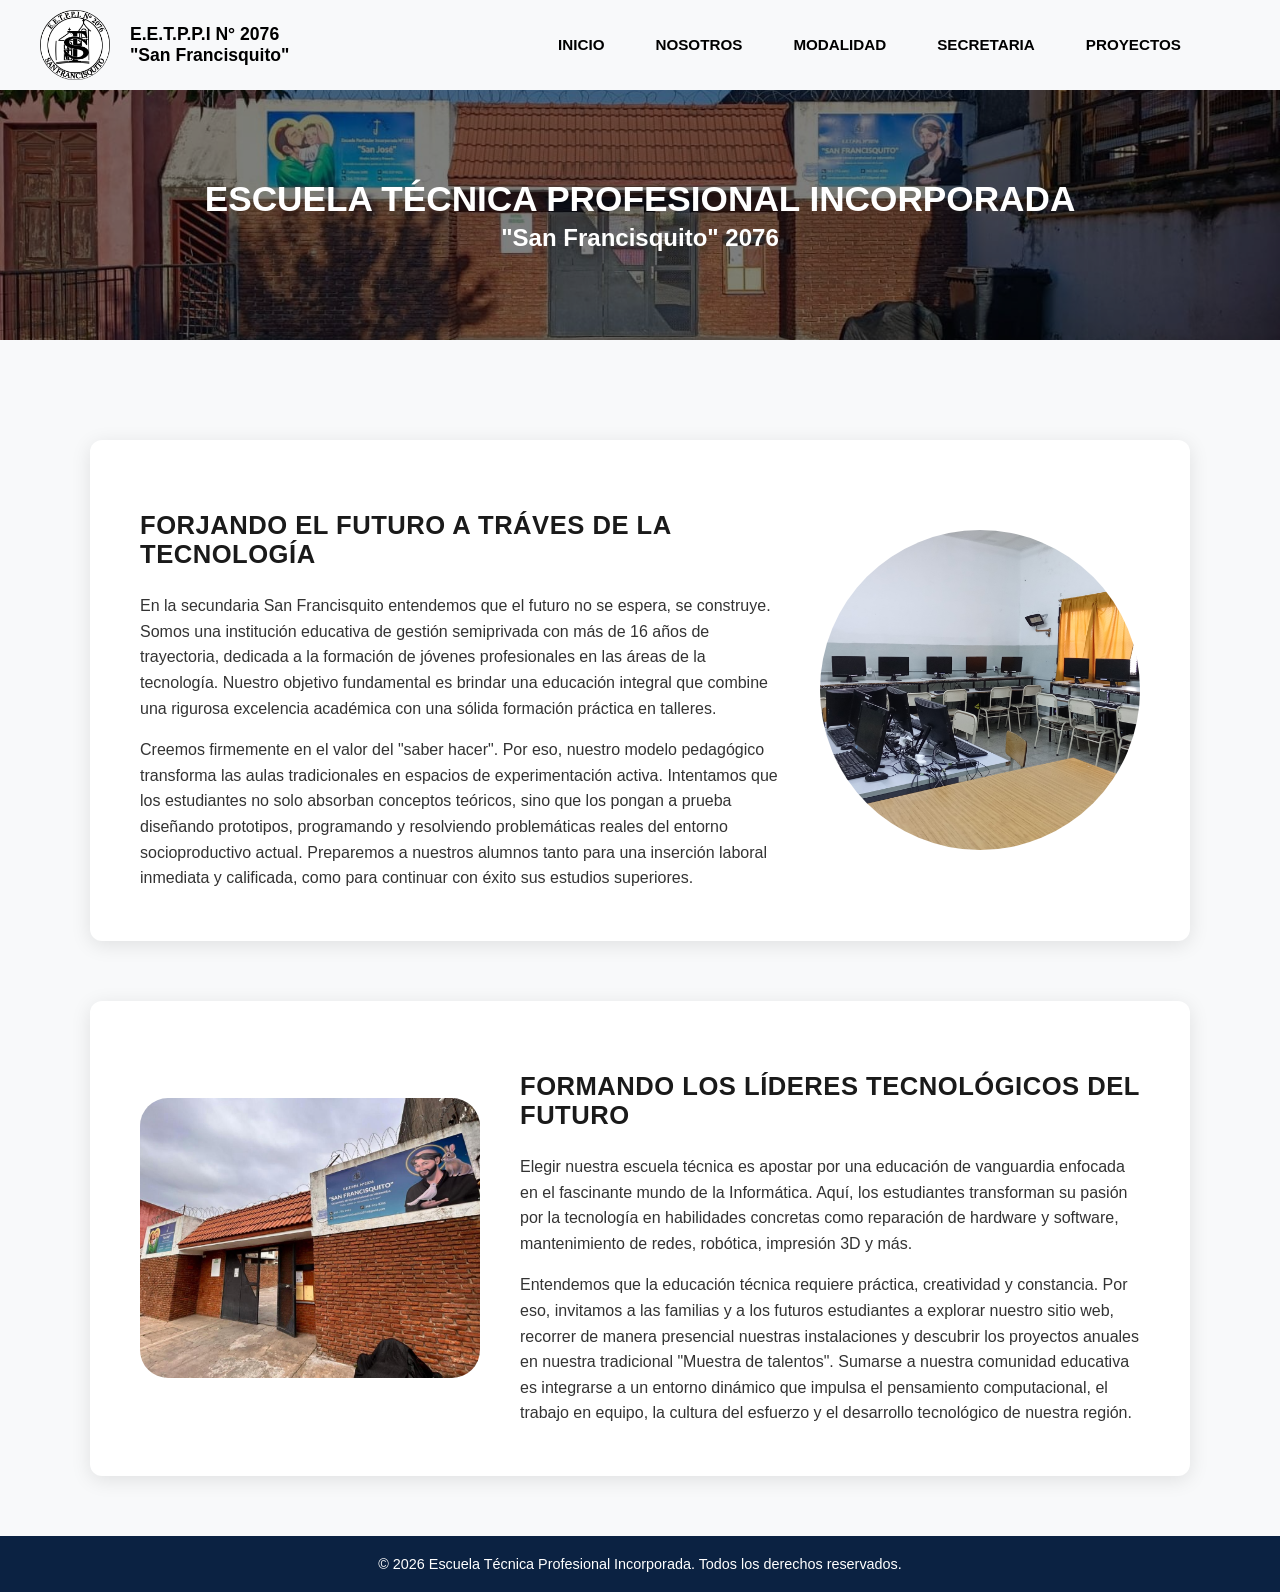
<file: index.html>
<!doctype html>
<html lang="es">

<head>
    <meta charset="UTF-8" />
    <meta name="viewport" content="width=device-width, initial-scale=1.0" />
    <title>San Francisquito</title>
    <link rel="stylesheet" href="index.css" />
    <link rel="icon" type="image/x-icon" href="Imagenes/logonegro2circulo.png" />
</head>

<body>

    <header class="navbar">
        <div class="header-container">
            <div class="icono">
                <img src="Imagenes/logonegro2circulo.png" id="logo-negro" class="logo" alt="Logo Negro">
                <img src="Imagenes/Nuevo logo.png" id="logo-blanco" class="logo" alt="Logo Blanco" />
            </div>

            <div class="nav-text">
                E.E.T.P.P.I N° 2076<br />
                "San Francisquito"
            </div>

            <button class="menu-toggle" id="menu-toggle" aria-label="Abrir menú">
                <span></span>
                <span></span>
                <span></span>
            </button>

            <nav class="nav" id="nav-menu">
                <ul class="lista-nav">
                    <li><a href="index.html">INICIO</a></li>
                    <li><a href="nosotros.html">NOSOTROS</a></li>
                    <li><a href="Modalidad.html">MODALIDAD</a></li>
                    <li><a href="Secretaria.html">SECRETARIA</a></li>
                    <li><a href="">PROYECTOS</a></li>
                    
                </ul>
            </nav>
        </div>
    </header>

    <section class="contenedor-foto">
        <img src="Imagenes/portada.jpeg" alt="Portada">
        <div class="texto">
            <h2>ESCUELA TÉCNICA PROFESIONAL INCORPORADA</h2>
            <h3>"San Francisquito" 2076</h3>
        </div>
    </section>

<main class="cards-section">
    <!-- Se agrega la clase fade-in-card -->
    <section class="card-container card1 fade-in-card">
        <div class="card-content">
            <h2 class="card-title">FORJANDO EL FUTURO A TRÁVES DE LA TECNOLOGÍA</h2>

            <p class="card-text">
                En la secundaria San Francisquito entendemos que el futuro no se espera, se construye. Somos una
                institución educativa de gestión semiprivada con más de 16 años de trayectoria, dedicada a la formación
                de jóvenes profesionales en las áreas de la tecnología. Nuestro objetivo fundamental es brindar una
                educación integral que combine una rigurosa excelencia académica con una sólida formación práctica en
                talleres.
            </p>

            <p class="card-text">
                Creemos firmemente en el valor del "saber hacer". Por eso, nuestro modelo pedagógico transforma las
                aulas tradicionales en espacios de experimentación activa. Intentamos que los estudiantes no solo
                absorban conceptos teóricos, sino que los pongan a prueba diseñando prototipos, programando y
                resolviendo problemáticas reales del entorno socioproductivo actual. Preparemos a nuestros alumnos tanto
                para una inserción laboral inmediata y calificada, como para continuar con éxito sus estudios
                superiores.
            </p>
        </div>

        <div class="card-image-wrapper">
            <img src="Imagenes/sala-16.jpg" alt="Aula de computación" class="card-image" />
        </div>
    </section>

    <!-- Se agrega la clase fade-in-card -->
    <section class="card-container card2 fade-in-card">
        <div class="card-image-wrapper">
            <img src="Imagenes/afuera.jpg" alt="Fachada San Francisquito" class="card-image" />
        </div>

        <div class="card-content">
            <h2 class="card-title">FORMANDO LOS LÍDERES TECNOLÓGICOS DEL FUTURO</h2>

            <p class="card-text">
                Elegir nuestra escuela técnica es apostar por una educación de vanguardia enfocada en el fascinante
                mundo de la Informática. Aquí, los estudiantes transforman su pasión por la tecnología en habilidades
                concretas como reparación de hardware y software, mantenimiento de redes, robótica, impresión 3D y más.
            </p>

            <p class="card-text">
                Entendemos que la educación técnica requiere práctica, creatividad y constancia. Por eso, invitamos a
                las familias y a los futuros estudiantes a explorar nuestro sitio web, recorrer de manera presencial
                nuestras instalaciones y descubrir los proyectos anuales en nuestra tradicional "Muestra de talentos".
                Sumarse a nuestra comunidad educativa es integrarse a un entorno dinámico que impulsa el pensamiento
                computacional, el trabajo en equipo, la cultura del esfuerzo y el desarrollo tecnológico de nuestra
                región.
            </p>
        </div>
    </section>
</main>

    <!--
    <figure class="contenido">
        <img src="Imagenes/sala16-record.png" alt="Imagen de la sala de computación">
        <figcaption class="texto-principal">
            <h3>FORJANDO EL FUTURO A TRÁVES DE LA TECNOLOGÍA</h3>
            <p>En la secundaria San Francisquito entendemos que el futuro no se espera, se construye. Somos una
                institución educativa de gestión semiprivada con más de 16 años de trayectoria, dedicada a la formación
                de jóvenes
                profesionales en las áreas de la tecnología. Nuestro objetivo fundamental es brindar una educación
                integral que combine una rigurosa excelencia académica con una sólida formación práctica en talleres.
            </p>
            <p>Creemos firmemente en el valor del "saber hacer". Por eso, nuestro modelo pedagógico transforma las aulas
                tradicionales en espacios de experimentación activa. Intentamos que los estudiantes no solo absorban
                conceptos teóricos, sino que los pongan a prueba diseñando prototipos, programando y resolviendo
                problemáticas
                reales del entorno socioproductivo actual. Preparemos a nuestros alumnos tanto para una inserción
                laboral inmediata y
                calificada, como para continuar con éxito sus estudios superiores.
            </p>
        </figcaption>
    </figure>
-->

    <!--
    <figure class="contenido-formacion">
        <img src="Imagenes/afuera.jpg" alt="Imagen del frente de la institucion">
        <figcaption class="texto-lider">
            <h3>FORMANDO LOS LÍDERES TECNOLÓGICOS DEL FUTURO</h3>
            <p>Elegir nuestra escuela técnica es apostar por una educación de vanguardia enfocada en el fascinante mundo
                de la Informática. Aquí, los estudiantes transforman su pasión por la tecnología en habilidades
                concretas como
                reparación de hardware y software, mantenimiento de redes, robótica, impresión 3D y más.</p>
            <p>Entendemos que la educación técnica requiere práctica, creatividad y constancia. Por eso, invitamos a las
                familias y a los futuros estudiantes a explorar nuestro sitio web, recorrer de manera presencial
                nuestras instalaciones y descubrir los proyectos anuales en nuestra tradicional "Muestra de talentos".
                <br>
                Sumarse a nuestra comunidad educativa es integrarse a un entorno dinámico que impulsa el pensamiento
                computacional, el trabajo en equipo, la cultura del esfuerzo y el desarrollo tecnológico de nuestra
                región.
            </p>
        </figcaption>
    </figure>
-->
    <footer class="footer">
        <p>&copy; 2026 Escuela Técnica Profesional Incorporada. Todos los derechos reservados.</p>
    </footer>

    <script src="index.js"></script>
</body>

</html>
</file>
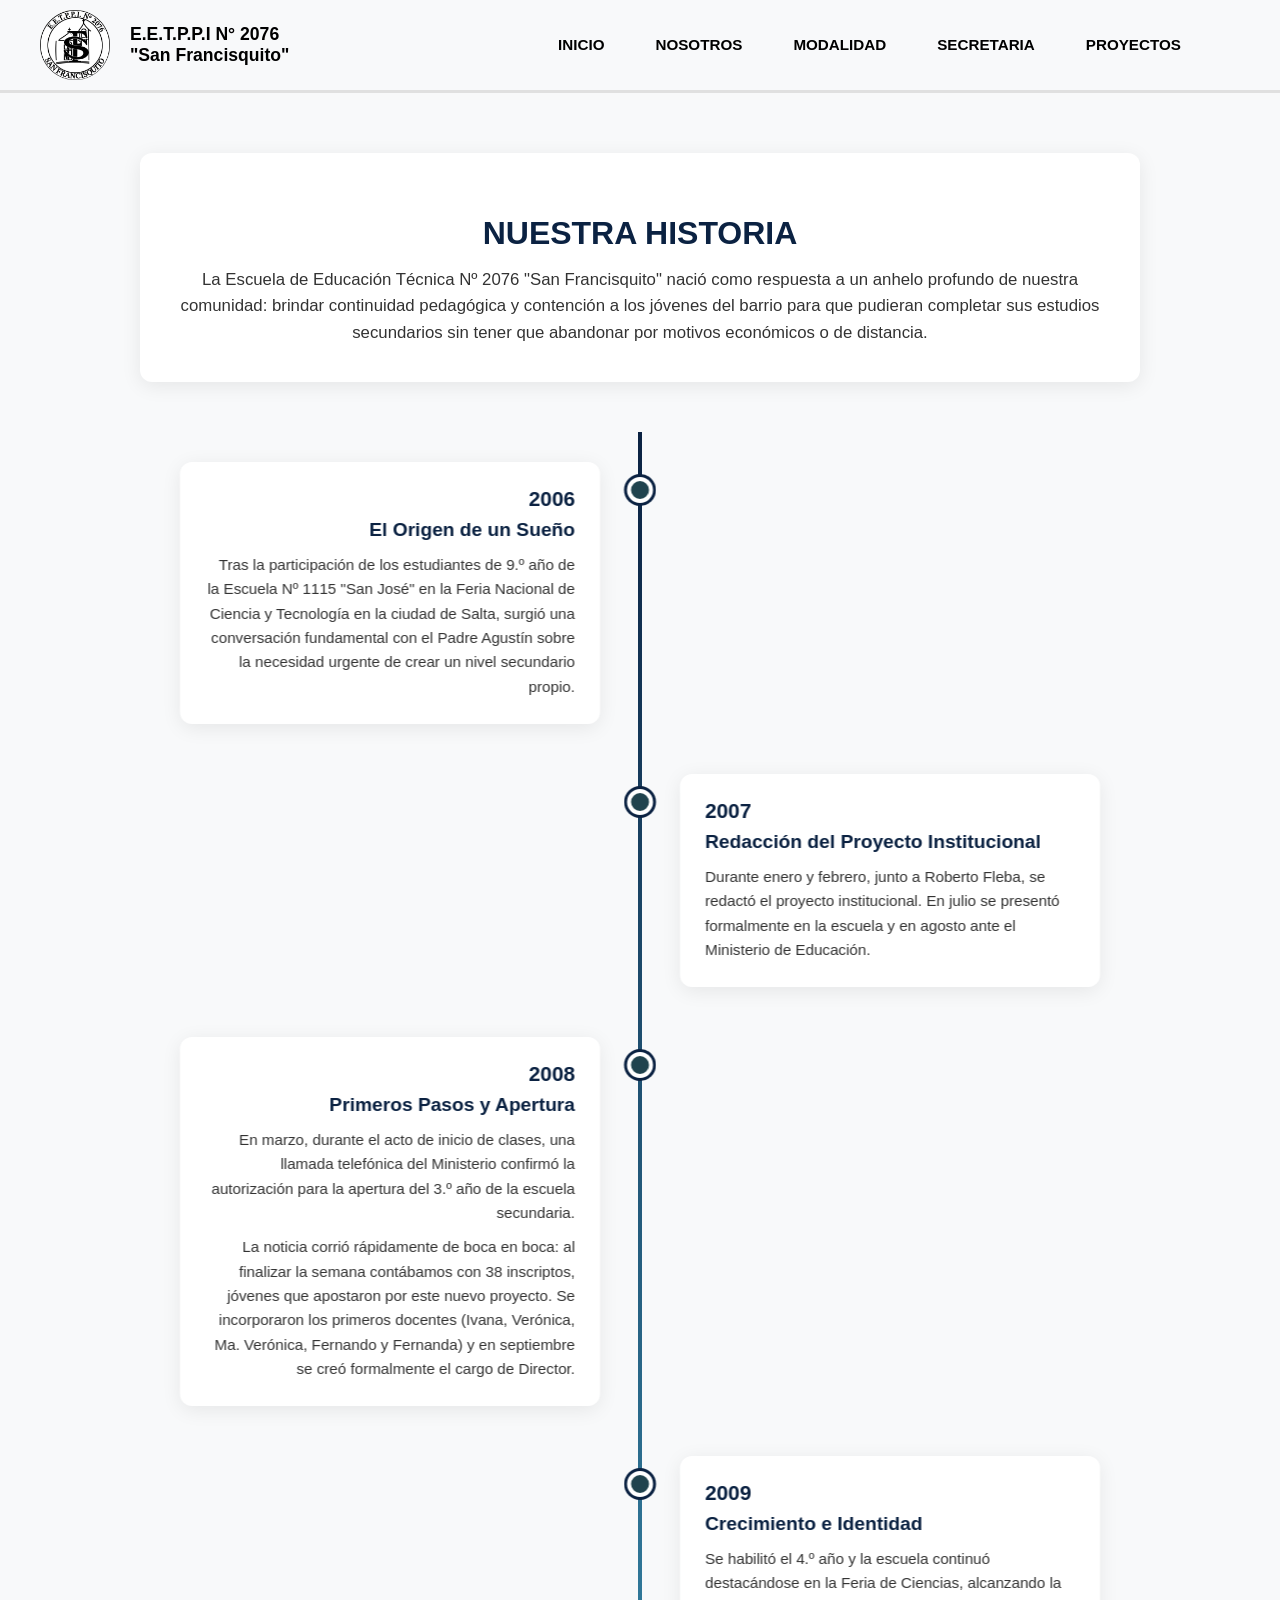
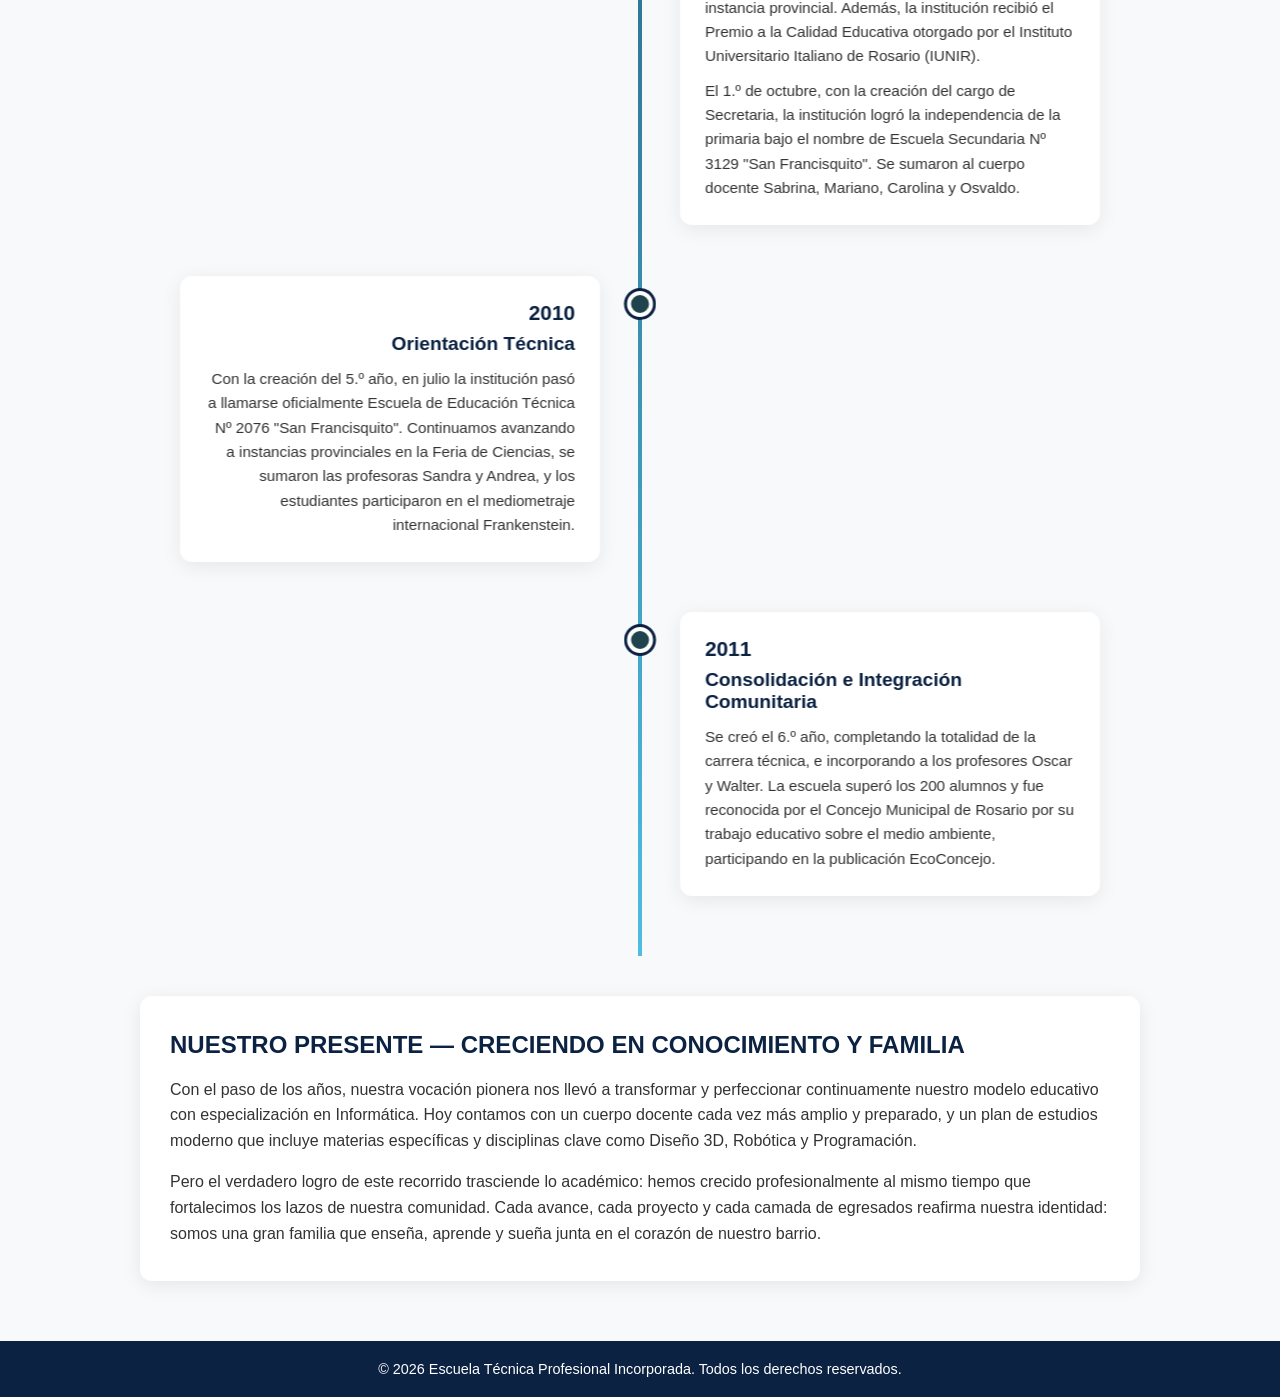
<file: nosotros.html>
<!doctype html>
<html lang="es">

<head>
    <meta charset="UTF-8" />
    <meta name="viewport" content="width=device-width, initial-scale=1.0" />
    <title>San Francisquito</title>
    <link rel="stylesheet" href="nosotros.css" />
    <link rel="icon" type="image/x-icon" href="Imagenes/logonegro2circulo.png" />
</head>

<body>

    <header class="navbar">
        <div class="header-container">
            <div class="icono">
                <img src="Imagenes/logonegro2circulo.png" id="logo-negro" class="logo" alt="Logo Negro">
                <img src="Imagenes/Nuevo logo.png" id="logo-blanco" class="logo" alt="Logo Blanco" />
            </div>

            <div class="nav-text">
                E.E.T.P.P.I N° 2076<br />
                "San Francisquito"
            </div>

            <button class="menu-toggle" id="menu-toggle" aria-label="Abrir menú">
                <span></span>
                <span></span>
                <span></span>
            </button>

            <nav class="nav" id="nav-menu">
                <ul class="lista-nav">
                    <li><a href="index.html">INICIO</a></li>
                    <li><a href="">NOSOTROS</a></li>
                    <li><a href="Modalidad.html">MODALIDAD</a></li>
                    <li><a href="secretaria.html">SECRETARIA</a></li>
                    <li><a href="">PROYECTOS</a></li>
                    
                </ul>
            </nav>
        </div>
    </header>

    
    <main class="timeline-container-main">
        <!-- Encabezado e Introducción -->
        <section class="timeline-intro fade-in-card">
            <h1 class="timeline-main-title">Nuestra Historia</h1>
            <p class="intro-p">
                La Escuela de Educación Técnica Nº 2076 "San Francisquito" nació como respuesta a un anhelo profundo de
                nuestra comunidad: brindar continuidad pedagógica y contención a los jóvenes del barrio para que
                pudieran completar sus estudios secundarios sin tener que abandonar por motivos económicos o de
                distancia.
            </p>
        </section>

        <!-- Línea de Tiempo Vertical -->
        <section class="timeline">
            <!-- 2006 -->
            <div class="timeline-item left">
                <div class="timeline-dot"></div>
                <div class="timeline-content">
                    <span class="timeline-date">2006</span>
                    <h3>El Origen de un Sueño</h3>
                    <p>Tras la participación de los estudiantes de 9.º año de la Escuela Nº 1115 "San José" en la Feria
                        Nacional de Ciencia y Tecnología en la ciudad de Salta, surgió una conversación fundamental con
                        el Padre Agustín sobre la necesidad urgente de crear un nivel secundario propio.</p>
                </div>
            </div>

            <!-- 2007 -->
            <div class="timeline-item right">
                <div class="timeline-dot"></div>
                <div class="timeline-content">
                    <span class="timeline-date">2007</span>
                    <h3>Redacción del Proyecto Institucional</h3>
                    <p>Durante enero y febrero, junto a Roberto Fleba, se redactó el proyecto institucional. En julio se
                        presentó formalmente en la escuela y en agosto ante el Ministerio de Educación.</p>
                </div>
            </div>

            <!-- 2008 -->
            <div class="timeline-item left">
                <div class="timeline-dot"></div>
                <div class="timeline-content">
                    <span class="timeline-date">2008</span>
                    <h3>Primeros Pasos y Apertura</h3>
                    <p>En marzo, durante el acto de inicio de clases, una llamada telefónica del Ministerio confirmó la
                        autorización para la apertura del 3.º año de la escuela secundaria.</p>
                    <p>La noticia corrió rápidamente de boca en boca: al finalizar la semana contábamos con 38
                        inscriptos, jóvenes que apostaron por este nuevo proyecto. Se incorporaron los primeros docentes
                        (Ivana, Verónica, Ma. Verónica, Fernando y Fernanda) y en septiembre se creó formalmente el
                        cargo de Director.</p>
                </div>
            </div>

            <!-- 2009 -->
            <div class="timeline-item right">
                <div class="timeline-dot"></div>
                <div class="timeline-content">
                    <span class="timeline-date">2009</span>
                    <h3>Crecimiento e Identidad</h3>
                    <p>Se habilitó el 4.º año y la escuela continuó destacándose en la Feria de Ciencias, alcanzando la
                        instancia provincial. Además, la institución recibió el Premio a la Calidad Educativa otorgado
                        por el Instituto Universitario Italiano de Rosario (IUNIR).</p>
                    <p>El 1.º de octubre, con la creación del cargo de Secretaria, la institución logró la independencia
                        de la primaria bajo el nombre de Escuela Secundaria Nº 3129 "San Francisquito". Se sumaron al
                        cuerpo docente Sabrina, Mariano, Carolina y Osvaldo.</p>
                </div>
            </div>

            <!-- 2010 -->
            <div class="timeline-item left">
                <div class="timeline-dot"></div>
                <div class="timeline-content">
                    <span class="timeline-date">2010</span>
                    <h3>Orientación Técnica</h3>
                    <p>Con la creación del 5.º año, en julio la institución pasó a llamarse oficialmente Escuela de
                        Educación Técnica Nº 2076 "San Francisquito". Continuamos avanzando a instancias provinciales en
                        la Feria de Ciencias, se sumaron las profesoras Sandra y Andrea, y los estudiantes participaron
                        en el mediometraje internacional Frankenstein.</p>
                </div>
            </div>

            <!-- 2011 -->
            <div class="timeline-item right">
                <div class="timeline-dot"></div>
                <div class="timeline-content">
                    <span class="timeline-date">2011</span>
                    <h3>Consolidación e Integración Comunitaria</h3>
                    <p>Se creó el 6.º año, completando la totalidad de la carrera técnica, e incorporando a los
                        profesores Oscar y Walter. La escuela superó los 200 alumnos y fue reconocida por el Concejo
                        Municipal de Rosario por su trabajo educativo sobre el medio ambiente, participando en la
                        publicación EcoConcejo.</p>
                </div>
            </div>
        </section>

        <!-- Sección Cierre: Nuestro Presente -->
        <section class="timeline-present fade-in-card">
            <h2>Nuestro Presente — Creciendo en Conocimiento y Familia</h2>
            <p>
                Con el paso de los años, nuestra vocación pionera nos llevó a transformar y perfeccionar continuamente
                nuestro modelo educativo con especialización en Informática. Hoy contamos con un cuerpo docente cada vez
                más amplio y preparado, y un plan de estudios moderno que incluye materias específicas y disciplinas
                clave como Diseño 3D, Robótica y Programación.
            </p>
            <p>
                Pero el verdadero logro de este recorrido trasciende lo académico: hemos crecido profesionalmente al
                mismo tiempo que fortalecimos los lazos de nuestra comunidad. Cada avance, cada proyecto y cada camada
                de egresados reafirma nuestra identidad: somos una gran familia que enseña, aprende y sueña junta en el
                corazón de nuestro barrio.
            </p>
        </section>
    </main>








    <footer class="footer">
        <p>&copy; 2026 Escuela Técnica Profesional Incorporada. Todos los derechos reservados.</p>
    </footer>

    <script src="nosotros.js"></script>
</body>

</html>
</file>
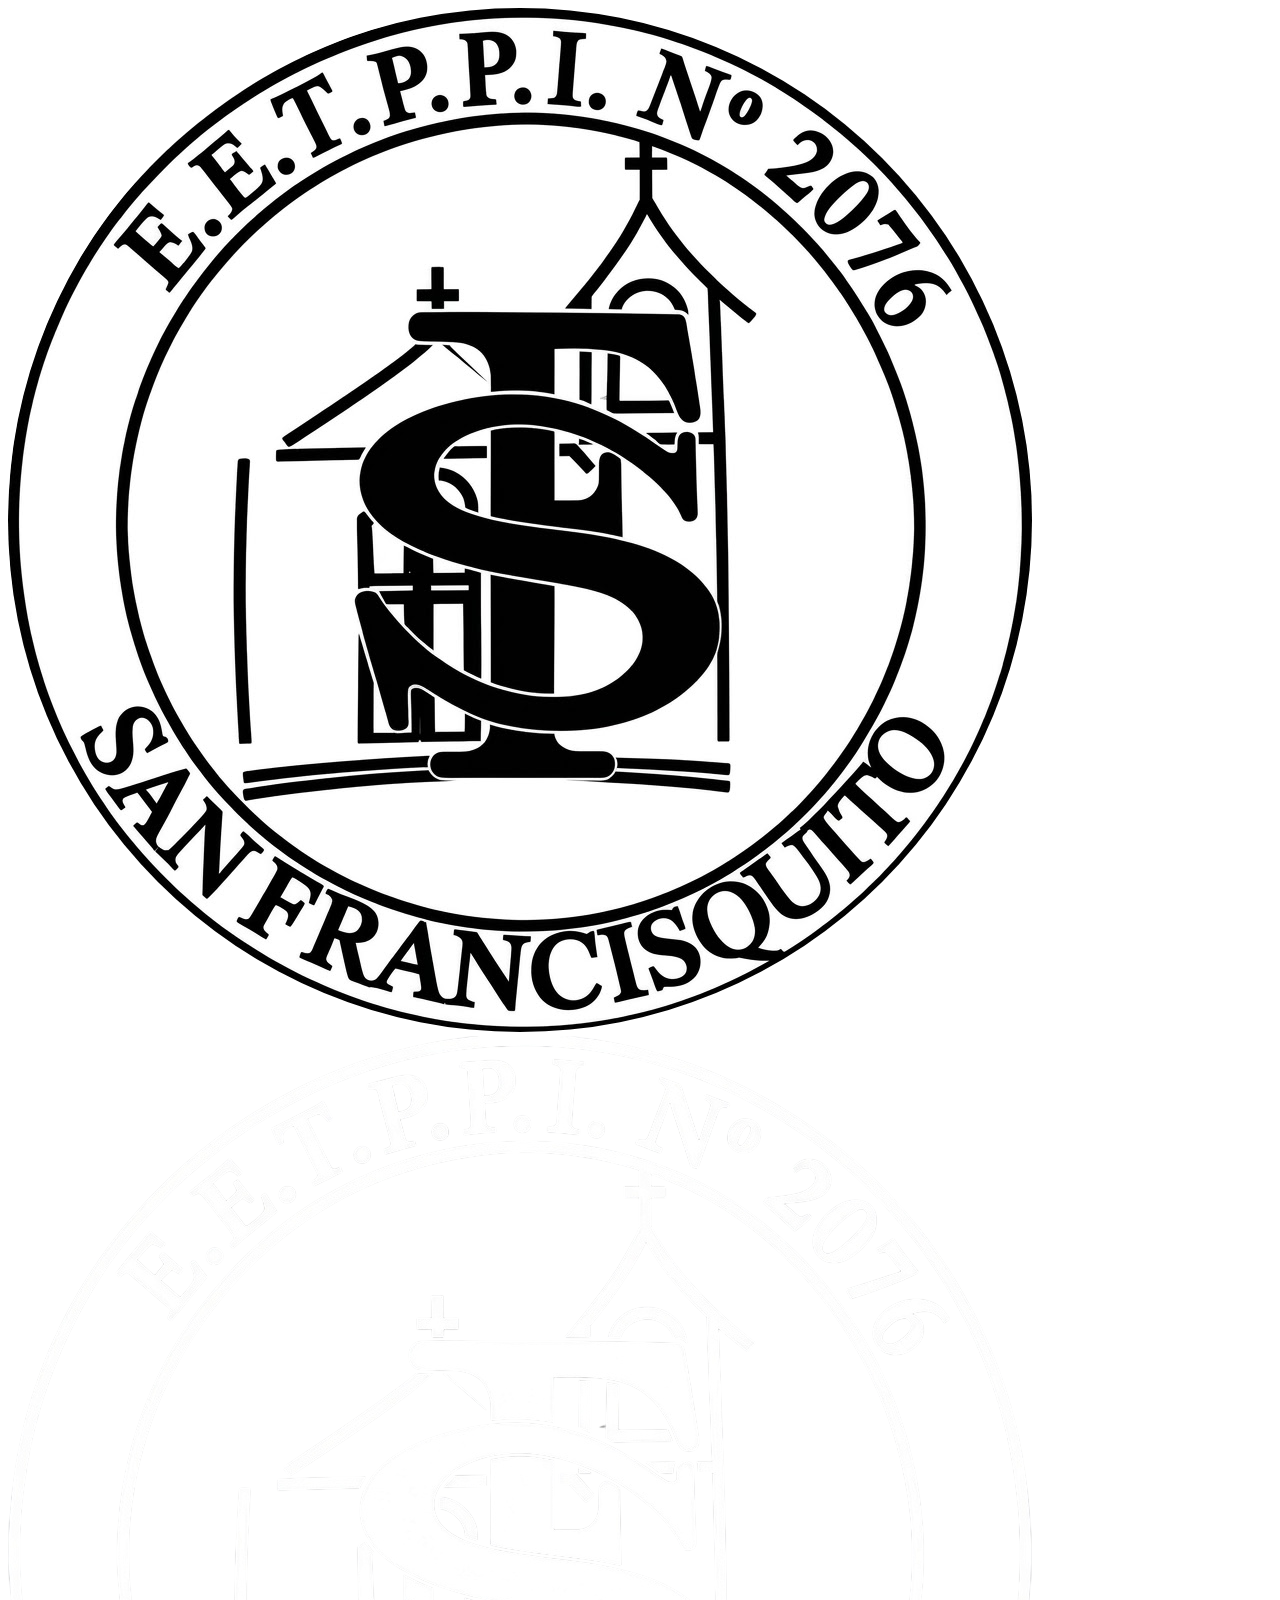
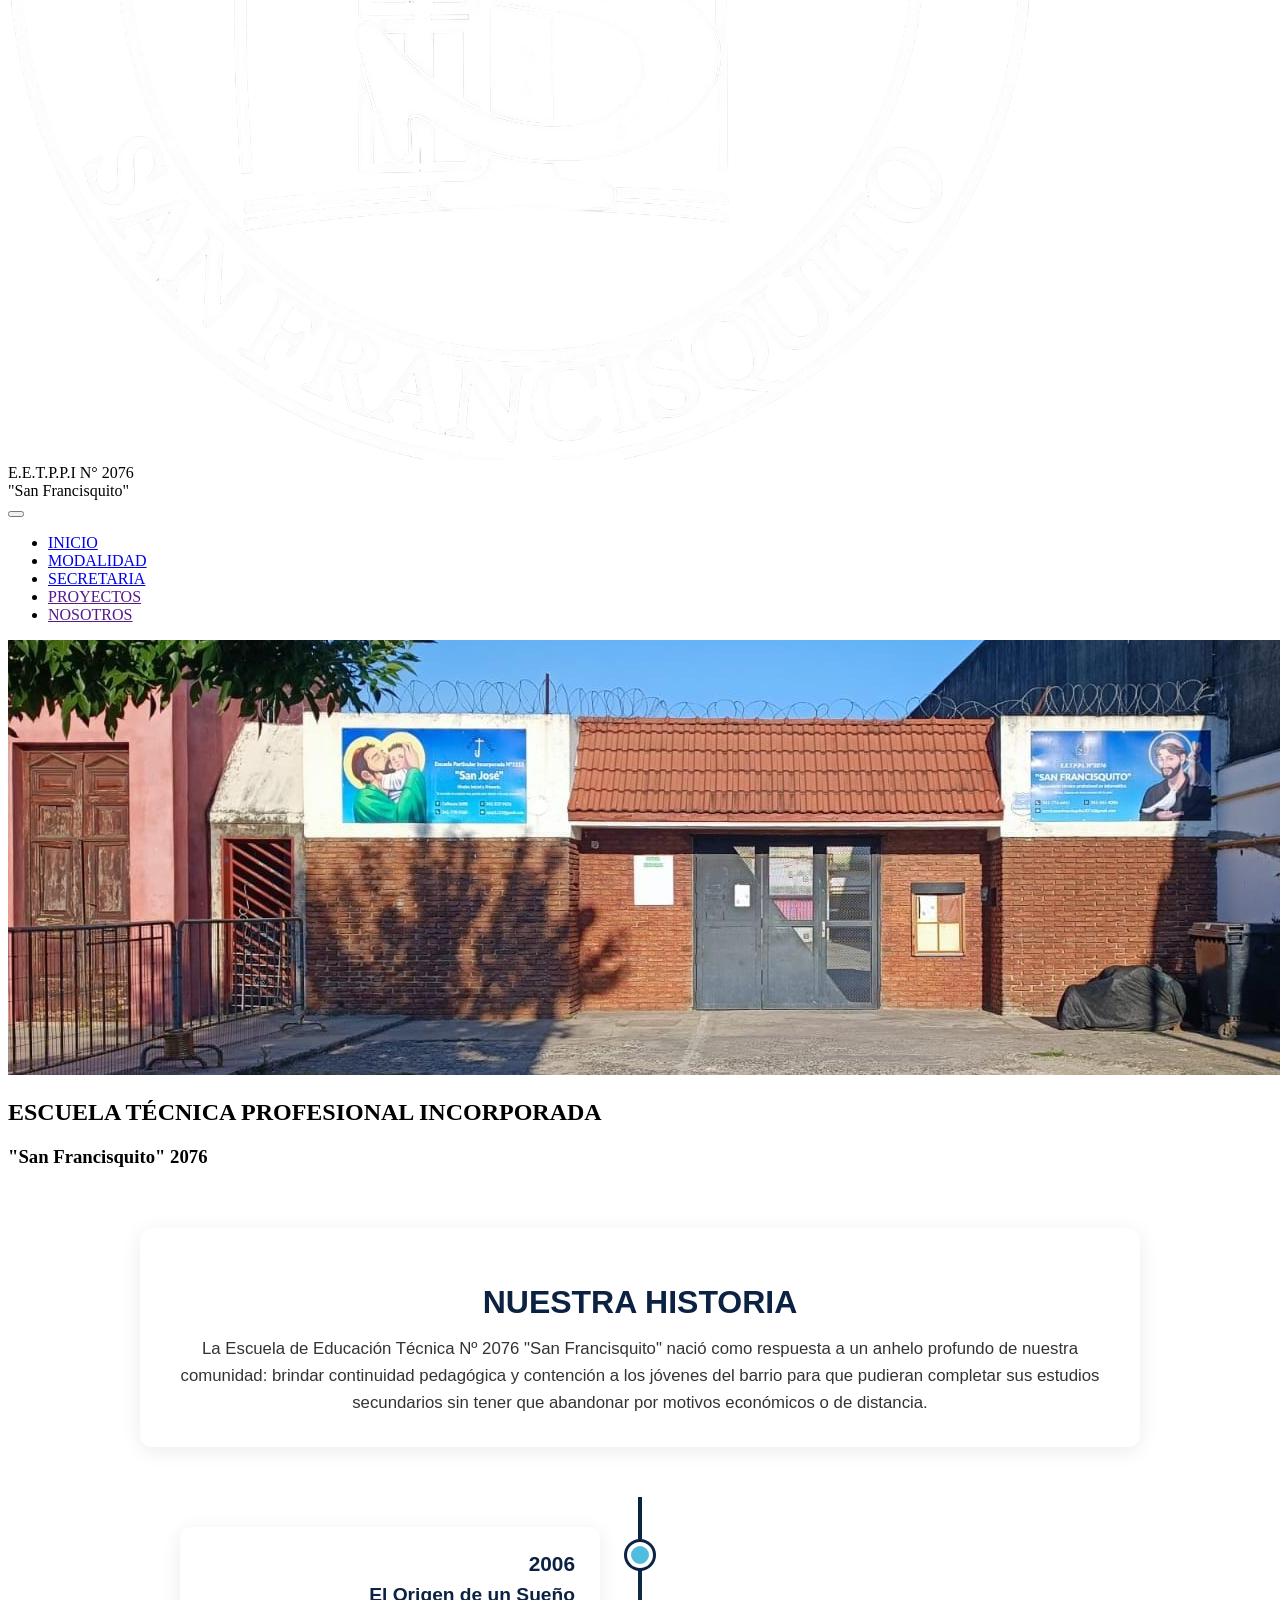
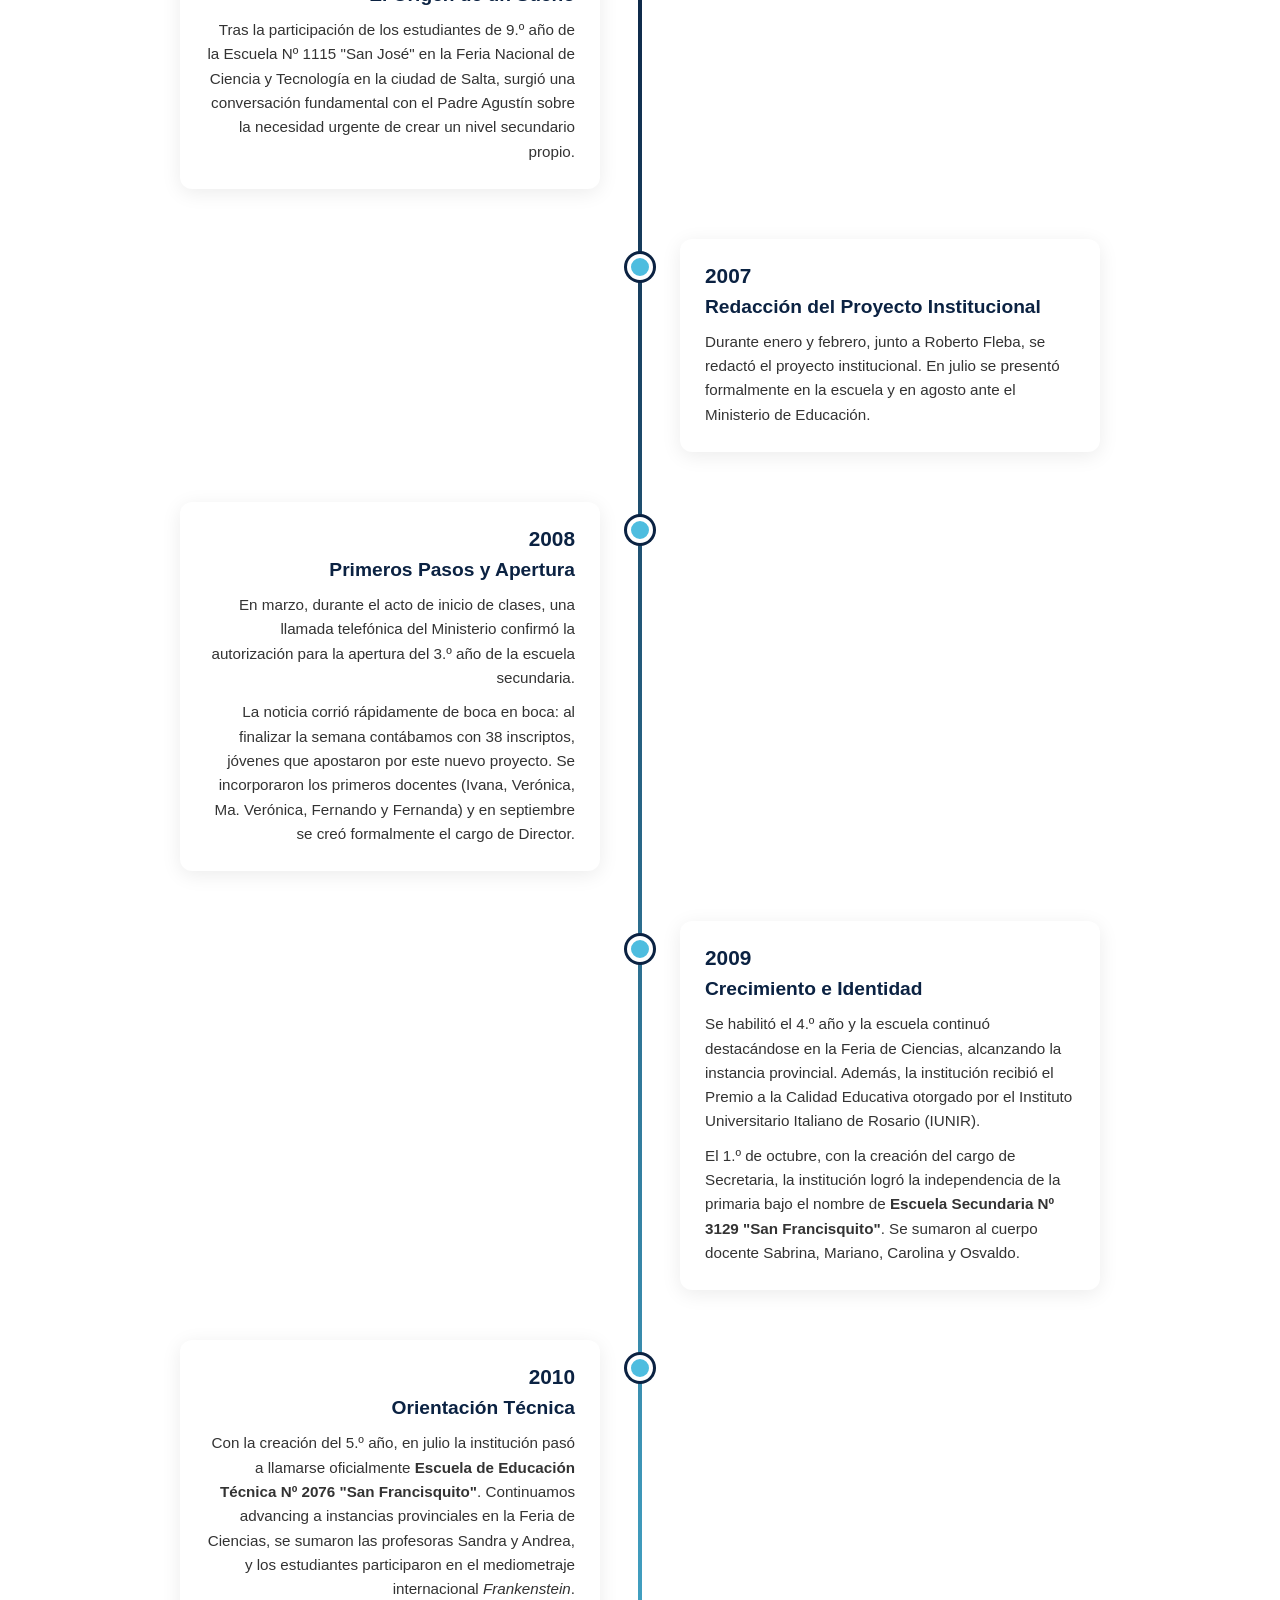
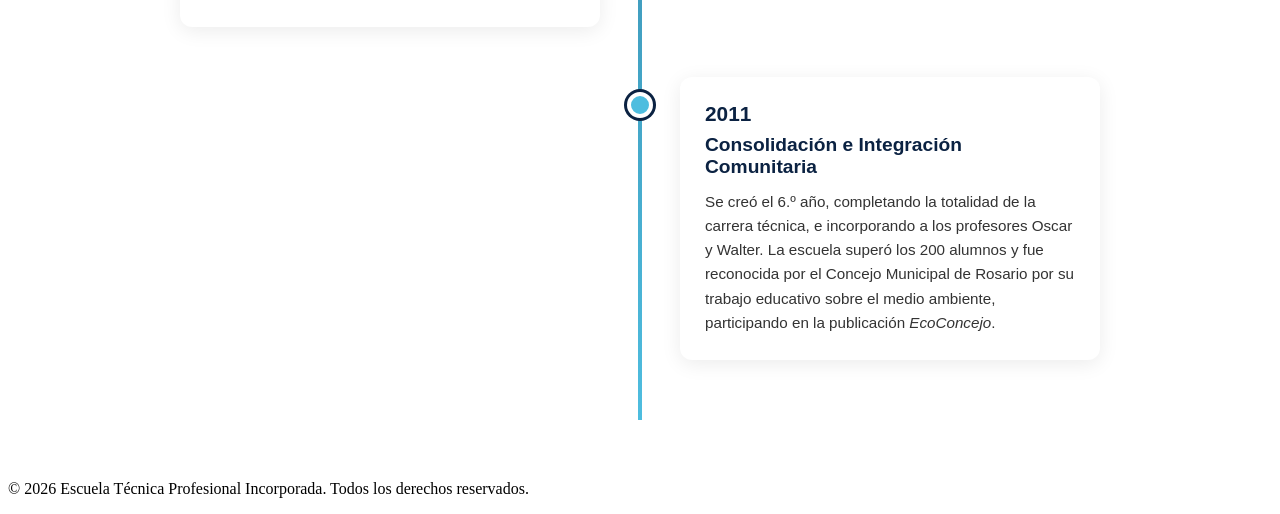
<file: nosotros1.html>
<!doctype html>
<html lang="es">

<head>
    <meta charset="UTF-8" />
    <meta name="viewport" content="width=device-width, initial-scale=1.0" />
    <title>Nuestra Historia - San Francisquito</title>
    <link rel="stylesheet" href="nosotros2.css" />
    <link rel="icon" type="image/x-icon" href="Imagenes/logonegro2circulo.png" />
</head>

<body>

    <header class="navbar">
        <div class="header-container">
            <div class="icono">
                <img src="Imagenes/logonegro2circulo.png" id="logo-negro" class="logo" alt="Logo Negro">
                <img src="Imagenes/Nuevo logo.png" id="logo-blanco" class="logo" alt="Logo Blanco" />
            </div>

            <div class="nav-text">
                E.E.T.P.P.I N° 2076<br />
                "San Francisquito"
            </div>

            <button class="menu-toggle" id="menu-toggle" aria-label="Abrir menú">
                <span></span>
                <span></span>
                <span></span>
            </button>

            <nav class="nav" id="nav-menu">
                <ul class="lista-nav">
                    <li><a href="index.html">INICIO</a></li>
                    <li><a href="Modalidad.html">MODALIDAD</a></li>
                    <li><a href="Secretaria.html">SECRETARIA</a></li>
                    <li><a href="">PROYECTOS</a></li>
                    <li><a href="">NOSOTROS</a></li>
                </ul>
            </nav>
        </div>
    </header>

    <section class="contenedor-foto">
        <img src="Imagenes/portada.jpeg" alt="Portada">
        <div class="texto">
            <h2>ESCUELA TÉCNICA PROFESIONAL INCORPORADA</h2>
            <h3>"San Francisquito" 2076</h3>
        </div>
    </section>

    <main class="timeline-container-main">
        <section class="timeline-intro fade-in-card">
            <h1 class="timeline-main-title">Nuestra Historia</h1>
            <p class="intro-p">
                La Escuela de Educación Técnica Nº 2076 "San Francisquito" nació como respuesta a un anhelo profundo de nuestra comunidad: brindar continuidad pedagógica y contención a los jóvenes del barrio para que pudieran completar sus estudios secundarios sin tener que abandonar por motivos económicos o de distancia.
            </p>
        </section>

        <section class="timeline">
            <!-- Evento 1: 2006 -->
            <div class="timeline-item left fade-in-card">
                <div class="timeline-dot"></div>
                <div class="timeline-content">
                    <span class="timeline-date">2006</span>
                    <h3>El Origen de un Sueño</h3>
                    <p>Tras la participación de los estudiantes de 9.º año de la Escuela Nº 1115 "San José" en la Feria Nacional de Ciencia y Tecnología en la ciudad de Salta, surgió una conversación fundamental con el Padre Agustín sobre la necesidad urgente de crear un nivel secundario propio.</p>
                </div>
            </div>

            <!-- Evento 2: 2007 -->
            <div class="timeline-item right fade-in-card">
                <div class="timeline-dot"></div>
                <div class="timeline-content">
                    <span class="timeline-date">2007</span>
                    <h3>Redacción del Proyecto Institucional</h3>
                    <p>Durante enero y febrero, junto a Roberto Fleba, se redactó el proyecto institucional. En julio se presentó formalmente en la escuela y en agosto ante el Ministerio de Educación.</p>
                </div>
            </div>

            <!-- Evento 3: 2008 -->
            <div class="timeline-item left fade-in-card">
                <div class="timeline-dot"></div>
                <div class="timeline-content">
                    <span class="timeline-date">2008</span>
                    <h3>Primeros Pasos y Apertura</h3>
                    <p>En marzo, durante el acto de inicio de clases, una llamada telefónica del Ministerio confirmó la autorización para la apertura del 3.º año de la escuela secundaria.</p>
                    <p>La noticia corrió rápidamente de boca en boca: al finalizar la semana contábamos con 38 inscriptos, jóvenes que apostaron por este nuevo proyecto. Se incorporaron los primeros docentes (Ivana, Verónica, Ma. Verónica, Fernando y Fernanda) y en septiembre se creó formalmente el cargo de Director.</p>
                </div>
            </div>

            <!-- Evento 4: 2009 -->
            <div class="timeline-item right fade-in-card">
                <div class="timeline-dot"></div>
                <div class="timeline-content">
                    <span class="timeline-date">2009</span>
                    <h3>Crecimiento e Identidad</h3>
                    <p>Se habilitó el 4.º año y la escuela continuó destacándose en la Feria de Ciencias, alcanzando la instancia provincial. Además, la institución recibió el Premio a la Calidad Educativa otorgado por el Instituto Universitario Italiano de Rosario (IUNIR).</p>
                    <p>El 1.º de octubre, con la creación del cargo de Secretaria, la institución logró la independencia de la primaria bajo el nombre de <strong>Escuela Secundaria Nº 3129 "San Francisquito"</strong>. Se sumaron al cuerpo docente Sabrina, Mariano, Carolina y Osvaldo.</p>
                </div>
            </div>

            <!-- Evento 5: 2010 -->
            <div class="timeline-item left fade-in-card">
                <div class="timeline-dot"></div>
                <div class="timeline-content">
                    <span class="timeline-date">2010</span>
                    <h3>Orientación Técnica</h3>
                    <p>Con la creación del 5.º año, en julio la institución pasó a llamarse oficialmente <strong>Escuela de Educación Técnica Nº 2076 "San Francisquito"</strong>. Continuamos advancing a instancias provinciales en la Feria de Ciencias, se sumaron las profesoras Sandra y Andrea, y los estudiantes participaron en el mediometraje internacional <em>Frankenstein</em>.</p>
                </div>
            </div>

            <!-- Evento 6: 2011 -->
            <div class="timeline-item right fade-in-card">
                <div class="timeline-dot"></div>
                <div class="timeline-content">
                    <span class="timeline-date">2011</span>
                    <h3>Consolidación e Integración Comunitaria</h3>
                    <p>Se creó el 6.º año, completando la totalidad de la carrera técnica, e incorporando a los profesores Oscar y Walter. La escuela superó los 200 alumnos y fue reconocida por el Concejo Municipal de Rosario por su trabajo educativo sobre el medio ambiente, participando en la publicación <em>EcoConcejo</em>.</p>
                </div>
            </div>
        </section>
    </main>

    <footer class="footer">
        <p>&copy; 2026 Escuela Técnica Profesional Incorporada. Todos los derechos reservados.</p>
    </footer>

    <script src="index.js"></script>
</body>

</html>
</file>
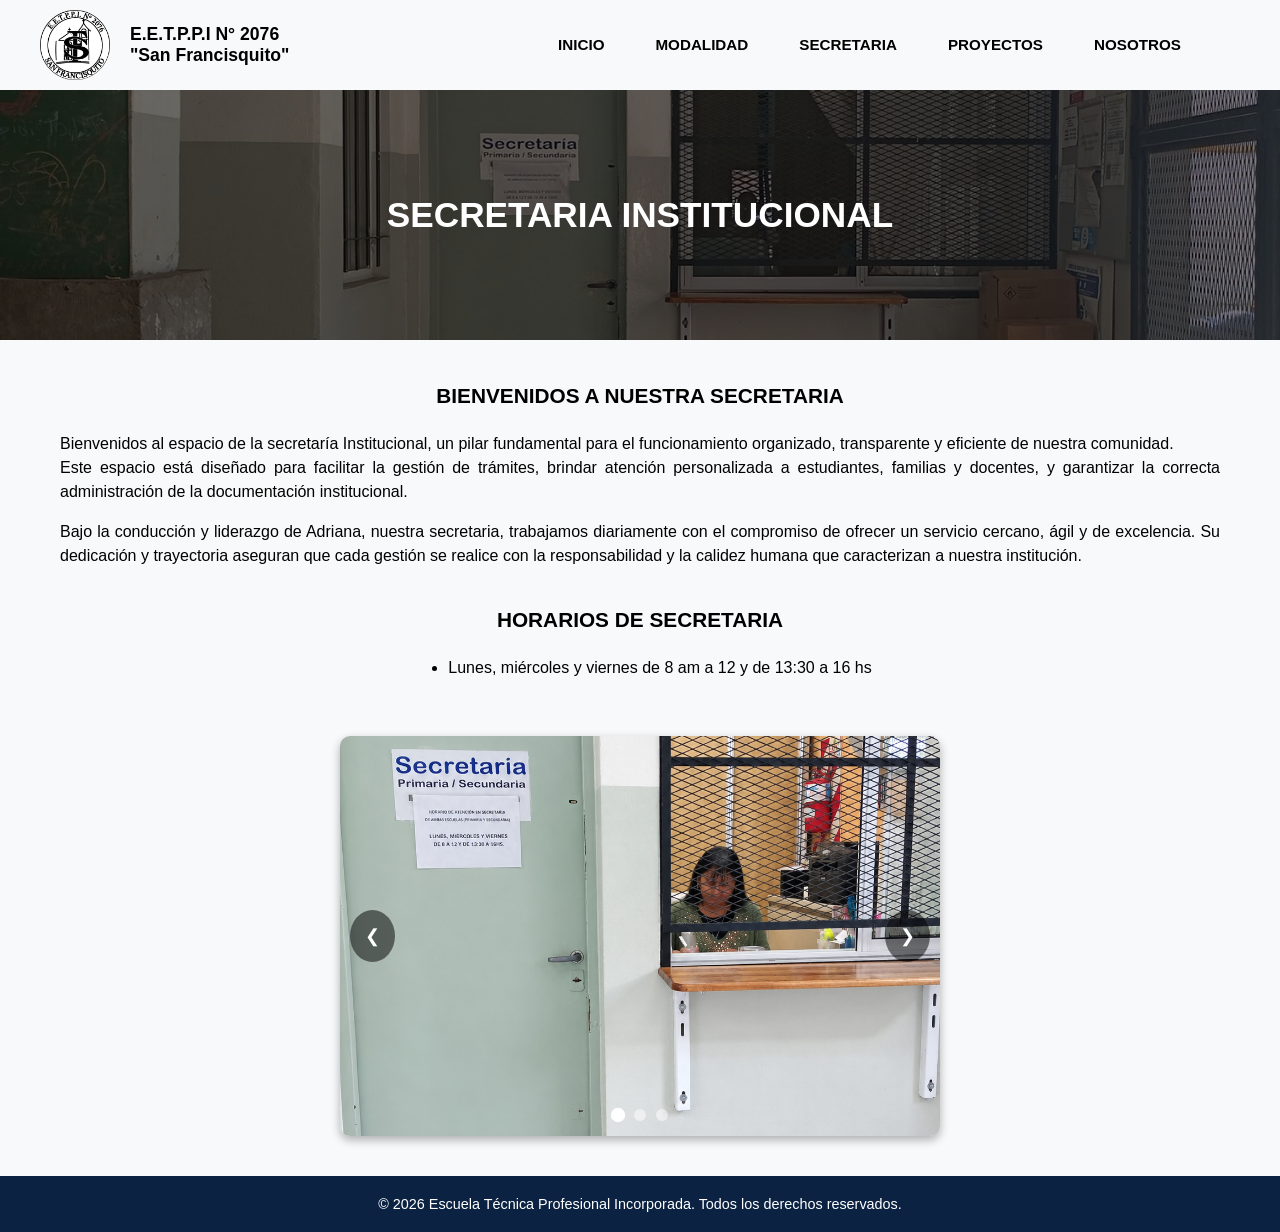
<file: secretaria.html>
<!doctype html>
<html lang="es">

<head>
    <meta charset="UTF-8" />
    <meta name="viewport" content="width=device-width, initial-scale=1.0" />
    <title>San Francisquito</title>
    <link rel="stylesheet" href="secretaria.css" />
    <link rel="icon" type="image/x-icon" href="Imagenes/logonegro2circulo.png" />
</head>

<body>

    <header class="navbar">
        <div class="header-container">
            <div class="icono">
                <img src="Imagenes/logonegro2circulo.png" id="logo-negro" class="logo" alt="Logo Negro">
                <img src="Imagenes/Nuevo logo.png" id="logo-blanco" class="logo" alt="Logo Blanco" />
            </div>

            <div class="nav-text">
                E.E.T.P.P.I N° 2076<br />
                "San Francisquito"
            </div>

            <button class="menu-toggle" id="menu-toggle" aria-label="Abrir menú">
                <span></span>
                <span></span>
                <span></span>
            </button>

            <nav class="nav" id="nav-menu">
                <ul class="lista-nav">
                    <li><a href="index.html">INICIO</a></li>
                    <li><a href="Modalidad.html">MODALIDAD</a></li>
                    <li><a href="secretaria.html">SECRETARIA</a></li>
                    <li><a href="">PROYECTOS</a></li>
                    <li><a href="">NOSOTROS</a></li>
                </ul>
            </nav>
        </div>
    </header>

    <section class="contenedor-foto">
        <img src="Imagenes/holaaa.jpeg" alt="Portada">
        <div class="texto">
            <h2>SECRETARIA INSTITUCIONAL</h2>
        </div>
    </section>

    <main class="contenido">
        <section class="texto-principal">
            <h3>BIENVENIDOS A NUESTRA SECRETARIA</h3>
            <p>Bienvenidos al espacio de la secretaría Institucional, un pilar fundamental para el funcionamiento
                organizado, transparente y eficiente de nuestra comunidad. <br>
                Este espacio está diseñado para facilitar la
                gestión de trámites, brindar atención personalizada a estudiantes, familias y docentes, y garantizar la
                correcta administración de la documentación institucional.
            </p>
            <p>Bajo la conducción y liderazgo de Adriana, nuestra secretaria, trabajamos diariamente con el compromiso
                de ofrecer un servicio cercano, ágil y de excelencia. Su dedicación y trayectoria aseguran que cada
                gestión se realice con la responsabilidad y la calidez humana que caracterizan a nuestra institución.
            </p>
            </section>

            <section class="horarios">
            <h3>HORARIOS DE SECRETARIA</h3>
            <ul>
                <li>Lunes, miércoles y viernes de 8 am a 12 y de 13:30 a 16 hs</li>
            </ul>
        </section>
        
    </main>

    

    <div class="carrusel-contenedor">
        <!-- Contenedor de imágenes -->
        <div class="carrusel-track" id="track">
            <img src="Imagenes/carrusel/A-trabajando.jpg" alt="Foto 1" class="carrusel-item">
            <img src="Imagenes/carrusel/Adriana.png" alt="Imagen de la secretaria Adriana" class="carrusel-item">
            <img src="Imagenes/carrusel/puerta.jpg" alt="Foto 3" class="carrusel-item">
        </div>

        <!-- Controles -->
        <button class="btn-nav btn-prev" id="btn-prev">&#10094;</button>
        <button class="btn-nav btn-next" id="btn-next">&#10095;</button>

        <!-- Indicadores -->
        <div class="carrusel-indicadores">
            <span class="punto activo" data-indice="0"></span>
            <span class="punto" data-indice="1"></span>
            <span class="punto" data-indice="2"></span>
        </div>
    </div>





    <footer class="footer">
        <p>&copy; 2026 Escuela Técnica Profesional Incorporada. Todos los derechos reservados.</p>
    </footer>

    <script src="secretaria.js"></script>
</body>

</html>
</file>
<file: index.css>
body {
    margin: 0;
    padding: 0;
    background-color: rgb(248, 249, 250);
    width: 100%;
    overflow-x: hidden;
}

/* --- HEADER Y NAV --- */
header.navbar {
    position: sticky;
    top: 0;
    width: 100%;
    background-color: rgb(248, 249, 250);
    z-index: 1000;
    min-height: 90px;
    box-sizing: border-box;
    transition: background-color 0.4s ease, box-shadow 0.4s ease;
}

.header-container {
    display: flex;
    align-items: center;
    padding: 10px 40px;
    width: 100%;
    box-sizing: border-box;
    gap: 20px;
}

header.navbar.scrolled {
    background-color: #12315b; 
    box-shadow: 0 2px 10px rgba(0, 0, 0, 0.2);
}

header.navbar li,
header.navbar a,
header.navbar p,
.nav-text {
    color: #000000;
    transition: color 0.4s ease;
}

header.navbar.scrolled li,
header.navbar.scrolled a,
header.navbar.scrolled p,
header.navbar.scrolled .nav-text {
    color: #ffffff;
}

/* --- LOGOS --- */
.icono {
    position: relative;
    width: 70px;
    height: 70px;
    flex-shrink: 0;
}

.logo {
    width: 70px;
    height: 70px;
    position: absolute;
    top: 0;
    left: 0;
    object-fit: contain;
    transition: opacity 0.4s ease, visibility 0.4s ease;
}

#logo-negro {
    opacity: 1;
    visibility: visible;
}

#logo-blanco {
    opacity: 0;
    visibility: hidden;
}

header.navbar.scrolled #logo-negro {
    opacity: 0;
    visibility: hidden;
}

header.navbar.scrolled #logo-blanco {
    opacity: 1;
    visibility: visible;
}

.nav {
    display: flex;
    align-items: center;
    flex: 1;
    /* Ocupa el espacio restante */
}

.nav-text {
    font-weight: bold;
    text-align: left;
    font-family: sans-serif;
    font-size: 1.1rem;
    line-height: 1.2;
    white-space: nowrap;
}

.lista-nav {
    list-style: none;
    display: flex;
    align-items: center;
    margin: 0 0 0 auto;
    /* Empuja el menú hacia el centro dejando espacio libre a la derecha */
    padding: 0;
    gap: 35px;
    transform: translateX(-8%);
    /* Centra la lista de forma óptima */
}

.lista-nav a {
    text-decoration: none;
    font-family: sans-serif;
    font-size: 0.95rem;
    font-weight: bold;
    padding: 0.4rem 0.5rem;
    transition: background-color 0.3s, color 0.4s;
}

.lista-nav a:hover {
    background-color: #4ebddf;
    color: #ffffff !important;
    border-radius: 4px;
}

/* --- BOTÓN --- */
.menu-toggle {
    display: none;
    flex-direction: column;
    justify-content: space-around;
    width: 30px;
    height: 25px;
    background: transparent;
    border: none;
    cursor: pointer;
    padding: 0;
    z-index: 1001;
    margin-left: auto;
}

.menu-toggle span {
    width: 100%;
    height: 3px;
    background-color: #000;
    border-radius: 2px;
    transition: all 0.3s linear;
}

header.navbar.scrolled .menu-toggle span {
    background-color: #fff;
}

/* --- PORTADA --- */
.contenedor-foto {
    width: 100%;
    height: 250px;
    overflow: hidden;
    position: relative;
    display: block;
}

.contenedor-foto img {
    display: block;
    width: 100%;
    height: 100%;
    object-fit: cover;
}

.contenedor-foto::after {
    content: '';
    position: absolute;
    top: 0;
    left: 0;
    right: 0;
    bottom: 0;
    background-color: rgba(0, 0, 0, 0.5);
    pointer-events: none;
}

.texto {
    position: absolute;
    top: 50%;
    left: 50%;
    transform: translate(-50%, -50%);
    z-index: 1;
    text-align: center;
    width: 90%;
    color: aliceblue;
}

.texto h2 {
    color: white;
    font-size: clamp(1.3rem, 4vw, 2.2rem);
    margin: 0;
    text-transform: uppercase;
    font-family: sans-serif;
}

.texto h3 {
    color: white;
    font-size: clamp(1rem, 3vw, 1.5rem);
    margin: 5px 0 0 0;
    font-family: sans-serif;
}

/* --- CONTENIDO --- */
/* --- CONTENEDOR SECCIÓN PRINCIPAL --- */
.cards-section {
  display: flex;
  flex-direction: column;
  gap: 60px;          /* Espacio entre la primera y la segunda tarjeta */
  margin-top: 100px;  /* Espacio de separación con el banner o menú superior */
  margin-bottom: 60px;
}

/* --- ESTILOS GENERALES Y COMPARTIDOS DE LAS CARDS --- */
.card-container {
  display: flex;
  align-items: center;
  justify-content: space-between;
  gap: 40px;
  background-color: #ffffff;
  padding: 50px 50px;
  border-radius: 12px;
  width: 90%;
  max-width: 1000px;  /* Controla el ancho máximo para que no ocupe toda la pantalla */
  margin: 0 auto;    /* Centra horizontalmente las tarjetas */
  box-shadow: 0 4px 20px rgba(0, 0, 0, 0.1); /* Sombra suave */
}

/* Columna de texto */
.card-content {
  flex: 1;
  color: #1a1a1a;
  font-family: sans-serif;
}

.card-title {
  font-size: 1.6rem;
  font-weight: 800;
  letter-spacing: 0.5px;
  margin-bottom: 24px;
  text-transform: uppercase;
}

.card-text {
  font-size: 1rem;
  line-height: 1.6;
  color: #333333;
  margin-bottom: 16px;
}

.card-text:last-child {
  margin-bottom: 0;
}

/* Contenedor base de las imágenes */
.card-image-wrapper {
  flex-shrink: 0;
}

.card-image {
  width: 100%;
  height: 100%;
  object-fit: cover;
}

/* --- ESTILOS ESPECÍFICOS PARA CARD 1 (Imagen Circular) --- */
.card1 .card-image-wrapper {
  width: 320px;
  height: 320px;
}

.card1 .card-image {
  border-radius: 50%; /* Transforma la imagen a circular */
}

/* --- ESTILOS ESPECÍFICOS PARA CARD 2 (Imagen Rectangular Redondeada) --- */
.card2 .card-image-wrapper {
  width: 340px;
  height: 280px;
}

.card2 .card-image {
  border-radius: 28px; 
}

/* --- DISEÑO RESPONSIVO (PANTALLAS MÓVILES) --- */
@media (max-width: 768px) {
  .cards-section {
    margin-top: 50px;
    gap: 40px;
  }

  .card-container {
    padding: 30px 20px;
    text-align: center;
    width: 95%;
  }

  /* Reorganiza en vertical para pantallas pequeñas */
  .card1 {
    flex-direction: column-reverse; /* En móvil: imagen arriba del texto */
  }

  .card2 {
    flex-direction: column;
  }

  .card1 .card-image-wrapper {
    width: 220px;
    height: 220px;
  }

  .card2 .card-image-wrapper {
    width: 100%;
    max-width: 320px;
    height: 220px;
  }
}
/* Estado invisible inicial con un ligero desplazamiento hacia abajo */
.fade-in-card {
  opacity: 0;
  transform: translateY(40px);
  transition: opacity 0.8s ease-out, transform 0.8s ease-out;
}

/* Estado cuando se activa con el scroll */
.fade-in-card.visible {
  opacity: 1;
  transform: translateY(0);
}
/*
.contenido {
    display: flex;
    flex-direction: row-reverse;
    align-items: center;
    gap: 20px;
    margin: 40px auto;
    max-width: 1200px;
    padding: 0 20px;
    box-sizing: border-box;
}

.contenido img {
    max-width: 350px;
    width: 100%;
    height: auto;
    border-radius: 8px;
}

.texto-principal {
    margin: 0;
    font-family: sans-serif;
    font-size: 1rem;
    line-height: 1.5;
    flex: 1;
}

.texto-principal h3 {
    font-family: sans-serif;
    font-size: 1.3rem;
    margin-top: 0;
    text-align: left;
}*/

.contenido-formacion {
    display: flex;
    align-items: center;
    gap: 20px;
    margin: 40px auto;
    max-width: 1200px;
    padding: 0 20px;
    box-sizing: border-box;
}

.contenido-formacion img {
    max-width: 350px;
    width: 100%;
    height: auto;
    border-radius: 50px;
}

.texto-lider {
    margin: 0;
    font-family: sans-serif;
    font-size: 1rem;
    line-height: 1.5;
    flex: 1;
}

.texto-lider h3 {
    font-family: sans-serif;
    font-size: 1.3rem;
    margin-top: 0;
    text-align: left;
}


/* --- FOOTER --- */
.footer {
    background-color: #0b2242;
    width: 100%;
    padding: 20px 0;
    margin-top: 40px;
}

.footer p {
    color: white;
    text-align: center;
    font-family: sans-serif;
    font-size: 0.9rem;
    margin: 0;
    padding: 0 10px;
}

/* --- MEDIA --- */

@media (max-width: 980px) {
    .header-container {
        padding: 10px 15px;
    }

    .menu-toggle {
        display: flex;
    }

    .nav {
        position: absolute;
        top: 100%;
        left: 0;
        width: 100%;
        background-color: rgb(248, 249, 250);
        flex-direction: column;
        display: none;
        box-shadow: 0 5px 10px rgba(0, 0, 0, 0.15);
        padding: 20px 0;
        transition: background-color 0.4s ease;
    }

    header.navbar.scrolled .nav {
        background-color: #0b2242;
    }

    .nav.nav-active {
        display: flex;
    }

    .lista-nav {
        flex-direction: column;
        gap: 15px;
        width: 100%;
        text-align: center;
        margin: 0;
        transform: none;
    }

    .contenido,
    .contenido-formacion {
        flex-direction: column;
        text-align: center;
    }

    .contenido img,
    .contenido-formacion img {
        max-width: 100%;
        width: 80%;
    }

    .texto-principal h3,
    .texto-lider h3 {
        text-align: center;
    }
}

@media (max-width: 480px) {
    .nav-text {
        font-size: 0.95rem;
    }

    .contenido img,
    .contenido-formacion img {
        width: 100%;
    }

    .contenedor-foto {
        height: 200px;
    }
}
</file>
<file: nosotros.css>
body {
    margin: 0;
    padding: 0;
    background-color: rgb(248, 249, 250);
    width: 100%;
    overflow-x: hidden;
}

/* --- HEADER Y NAV --- */
header.navbar {
    position: sticky;
    top: 0;
    width: 100%;
    background-color: rgb(248, 249, 250);
    z-index: 1000;
    min-height: 90px;
    box-sizing: border-box;
    transition: background-color 0.4s ease, box-shadow 0.4s ease;
    border-bottom: 3px solid #e0e0e0;
}

.header-container {
    display: flex;
    align-items: center;
    padding: 10px 40px;
    width: 100%;
    box-sizing: border-box;
    gap: 20px;
}

header.navbar.scrolled {
    background-color: #12315b; 
    box-shadow: 0 2px 10px rgba(0, 0, 0, 0.2);
}

header.navbar li,
header.navbar a,
header.navbar p,
.nav-text {
    color: #000000;
    transition: color 0.4s ease;
}

header.navbar.scrolled li,
header.navbar.scrolled a,
header.navbar.scrolled p,
header.navbar.scrolled .nav-text {
    color: #ffffff;
}

/* --- LOGOS --- */
.icono {
    position: relative;
    width: 70px;
    height: 70px;
    flex-shrink: 0;
}

.logo {
    width: 70px;
    height: 70px;
    position: absolute;
    top: 0;
    left: 0;
    object-fit: contain;
    transition: opacity 0.4s ease, visibility 0.4s ease;
}

#logo-negro {
    opacity: 1;
    visibility: visible;
}

#logo-blanco {
    opacity: 0;
    visibility: hidden;
}

header.navbar.scrolled #logo-negro {
    opacity: 0;
    visibility: hidden;
}

header.navbar.scrolled #logo-blanco {
    opacity: 1;
    visibility: visible;
}

.nav {
    display: flex;
    align-items: center;
    flex: 1;
    /* Ocupa el espacio restante */
}

.nav-text {
    font-weight: bold;
    text-align: left;
    font-family: sans-serif;
    font-size: 1.1rem;
    line-height: 1.2;
    white-space: nowrap;
}

.lista-nav {
    list-style: none;
    display: flex;
    align-items: center;
    margin: 0 0 0 auto;
    /* Empuja el menú hacia el centro dejando espacio libre a la derecha */
    padding: 0;
    gap: 35px;
    transform: translateX(-8%);
    /* Centra la lista de forma óptima */
}

.lista-nav a {
    text-decoration: none;
    font-family: sans-serif;
    font-size: 0.95rem;
    font-weight: bold;
    padding: 0.4rem 0.5rem;
    transition: background-color 0.3s, color 0.4s;
}

.lista-nav a:hover {
    background-color: #4ebddf;
    color: #ffffff !important;
    border-radius: 4px;
}

/* --- BOTÓN --- */
.menu-toggle {
    display: none;
    flex-direction: column;
    justify-content: space-around;
    width: 30px;
    height: 25px;
    background: transparent;
    border: none;
    cursor: pointer;
    padding: 0;
    z-index: 1001;
    margin-left: auto;
}

.menu-toggle span {
    width: 100%;
    height: 3px;
    background-color: #000;
    border-radius: 2px;
    transition: all 0.3s linear;
}

header.navbar.scrolled .menu-toggle span {
    background-color: #fff;
}

/* --- PORTADA --- */
.contenedor-foto {
    width: 100%;
    height: 250px;
    overflow: hidden;
    position: relative;
    display: block;
}

.contenedor-foto img {
    display: block;
    width: 100%;
    height: 100%;
    object-fit: cover;
}

.contenedor-foto::after {
    content: '';
    position: absolute;
    top: 0;
    left: 0;
    right: 0;
    bottom: 0;
    background-color: rgba(0, 0, 0, 0.5);
    pointer-events: none;
}

.texto {
    position: absolute;
    top: 50%;
    left: 50%;
    transform: translate(-50%, -50%);
    z-index: 1;
    text-align: center;
    width: 90%;
    color: aliceblue;
}

.texto h2 {
    color: white;
    font-size: clamp(1.3rem, 4vw, 2.2rem);
    margin: 0;
    text-transform: uppercase;
    font-family: sans-serif;
}

.texto h3 {
    color: white;
    font-size: clamp(1rem, 3vw, 1.5rem);
    margin: 5px 0 0 0;
    font-family: sans-serif;
}

/* --- ESTILOS DE LA LÍNEA DE TIEMPO Y CONTENIDOS DE HISTORIA --- */

.timeline-container-main {
  width: 90%;
  max-width: 1000px;
  margin: 60px auto;
  font-family: sans-serif;
}

/* Tarjeta de Introducción y Presente */
.timeline-intro,
.timeline-present {
  background-color: #ffffff;
  padding: 35px 30px;
  border-radius: 12px;
  box-shadow: 0 4px 20px rgba(0, 0, 0, 0.08);
  margin-bottom: 50px;
}

.timeline-intro {
  text-align: center;
}

.timeline-main-title {
  font-size: 2rem;
  font-weight: 800;
  color: #0b2242;
  margin-bottom: 15px;
  text-transform: uppercase;
}

.intro-p {
  font-size: 1.05rem;
  line-height: 1.6;
  color: #333333;
  margin: 0;
}

.timeline-present h2 {
  font-size: 1.5rem;
  font-weight: 800;
  color: #0b2242;
  margin-top: 0;
  margin-bottom: 18px;
  text-transform: uppercase;
}

.timeline-present p {
  font-size: 1rem;
  line-height: 1.6;
  color: #333333;
  margin-bottom: 14px;
}

.timeline-present p:last-child {
  margin-bottom: 0;
}

/* Eje de la Línea Temporal */
.timeline {
  position: relative;
  padding: 20px 0;
  margin-bottom: 40px;
}

.timeline::before {
  content: '';
  position: absolute;
  top: 0;
  bottom: 0;
  left: 50%;
  width: 4px;
  background: linear-gradient(180deg, #0b2242 0%, #4ebddf 100%);
  transform: translateX(-50%);
}

.timeline-item {
  position: relative;
  width: 50%;
  padding: 10px 40px;
  box-sizing: border-box;
  margin-bottom: 30px;
}

.timeline-item.left {
  left: 0;
  text-align: right;
}

.timeline-item.right {
  left: 50%;
  text-align: left;
}

/* Puntos indicadores sobre el eje */
.timeline-dot {
  position: absolute;
  top: 25px;
  width: 18px;
  height: 18px;
  border-radius: 50%;
  background-color: #20434e;
  border: 4px solid #ffffff;
  box-shadow: 0 0 0 3px #0b2242;
  z-index: 2;
}

.timeline-item.left .timeline-dot {
  right: -13px;
}

.timeline-item.right .timeline-dot {
  left: -13px;
}

.timeline-content {
  padding: 25px;
  background-color: #ffffff;
  border-radius: 12px;
  box-shadow: 0 4px 20px rgba(0, 0, 0, 0.08);
}

.timeline-date {
  display: inline-block;
  font-weight: 800;
  color: #0b2242;
  font-size: 1.3rem;
  margin-bottom: 8px;
}

.timeline-content h3 {
  margin: 0 0 12px 0;
  color: #0b2242;
  font-size: 1.2rem;
}

.timeline-content p {
  margin: 0 0 10px 0;
  color: #333333;
  line-height: 1.6;
  font-size: 0.95rem;
}

.timeline-content p:last-child {
  margin-bottom: 0;
}

/* --- ANIMACIONES CON SCROLL (JAVASCRIPT) --- */

/* Estado inicial oculto */
.timeline-item {
  opacity: 0;
  transition: opacity 0.8s cubic-bezier(0.16, 1, 0.3, 1), 
              transform 0.8s cubic-bezier(0.16, 1, 0.3, 1) !important;
  will-change: opacity, transform;
}

.timeline-item.left {
  transform: translate3d(-60px, 0, 0);
}

.timeline-item.right {
  transform: translate3d(60px, 0, 0);
}

.timeline-item .timeline-dot {
  transform: scale(0);
  transition: transform 0.5s cubic-bezier(0.34, 1.56, 0.64, 1) 0.2s;
}

/* Estado activo cuando JS agrega la clase .visible */
.timeline-item.visible {
  opacity: 1 !important;
  transform: translate3d(0, 0, 0) !important;
}

.timeline-item.visible .timeline-dot {
  transform: scale(1);
}

/* Adaptación Móvil */
@media (max-width: 768px) {
  .timeline-container-main {
    margin: 40px auto;
  }

  .timeline-main-title {
    font-size: 1.6rem;
  }

  .timeline::before {
    left: 20px;
  }

  .timeline-item {
    width: 100%;
    padding-left: 50px;
    padding-right: 10px;
  }

  .timeline-item.left,
  .timeline-item.right {
    left: 0;
    text-align: left;
    transform: translate3d(40px, 0, 0);
  }

  .timeline-item.left .timeline-dot,
  .timeline-item.right .timeline-dot {
    left: 11px;
  }
}

/* --- FOOTER --- */
.footer {
    background-color: #0b2242;
    width: 100%;
    padding: 20px 0;
    margin-top: 40px;
}

.footer p {
    color: white;
    text-align: center;
    font-family: sans-serif;
    font-size: 0.9rem;
    margin: 0;
    padding: 0 10px;
}



/* --- MEDIA --- */

@media (max-width: 980px) {
    .header-container {
        padding: 10px 15px;
    }

    .menu-toggle {
        display: flex;
    }

    .nav {
        position: absolute;
        top: 100%;
        left: 0;
        width: 100%;
        background-color: rgb(248, 249, 250);
        flex-direction: column;
        display: none;
        box-shadow: 0 5px 10px rgba(0, 0, 0, 0.15);
        padding: 20px 0;
        transition: background-color 0.4s ease;
    }

    header.navbar.scrolled .nav {
        background-color: #0b2242;
    }

    .nav.nav-active {
        display: flex;
    }

    .lista-nav {
        flex-direction: column;
        gap: 15px;
        width: 100%;
        text-align: center;
        margin: 0;
        transform: none;
    }

    .contenido,
    .contenido-formacion {
        flex-direction: column;
        text-align: center;
    }

    .contenido img,
    .contenido-formacion img {
        max-width: 100%;
        width: 80%;
    }

    .texto-principal h3,
    .texto-lider h3 {
        text-align: center;
    }
}

@media (max-width: 480px) {
    .nav-text {
        font-size: 0.95rem;
    }

    .contenido img,
    .contenido-formacion img {
        width: 100%;
    }

    .contenedor-foto {
        height: 200px;
    }
}
</file>
<file: nosotros2.css>
/* --- LÍNEA DE TIEMPO VERTICAL --- */
.timeline-container-main {
    width: 90%;
    max-width: 1000px;
    margin: 60px auto;
    font-family: sans-serif;
}

.timeline-intro {
    text-align: center;
    margin-bottom: 50px;
    background-color: #ffffff;
    padding: 30px;
    border-radius: 12px;
    box-shadow: 0 4px 20px rgba(0, 0, 0, 0.08);
}

.timeline-main-title {
    font-size: 2rem;
    font-weight: 800;
    color: #0b2242;
    margin-bottom: 15px;
    text-transform: uppercase;
}

.intro-p {
    font-size: 1.05rem;
    line-height: 1.6;
    color: #333333;
    margin: 0;
}

/* Contenedor relativo para trazar el eje vertical */
.timeline {
    position: relative;
    padding: 20px 0;
}

/* Eje central */
.timeline::before {
    content: '';
    position: absolute;
    top: 0;
    bottom: 0;
    left: 50%;
    width: 4px;
    background: linear-gradient(180deg, #0b2242 0%, #4ebddf 100%);
    transform: translateX(-50%);
}

/* Elementos individuales */
.timeline-item {
    position: relative;
    width: 50%;
    padding: 10px 40px;
    box-sizing: border-box;
    margin-bottom: 30px;
}

.timeline-item.left {
    left: 0;
    text-align: right;
}

.timeline-item.right {
    left: 50%;
    text-align: left;
}

/* Punto o nodo del eje */
.timeline-dot {
    position: absolute;
    top: 25px;
    width: 18px;
    height: 18px;
    border-radius: 50%;
    background-color: #4ebddf;
    border: 4px solid #ffffff;
    box-shadow: 0 0 0 3px #0b2242;
    z-index: 2;
}

.timeline-item.left .timeline-dot {
    right: -13px;
}

.timeline-item.right .timeline-dot {
    left: -13px;
}

/* Tarjeta del evento */
.timeline-content {
    padding: 25px;
    background-color: #ffffff;
    border-radius: 12px;
    box-shadow: 0 4px 20px rgba(0, 0, 0, 0.08);
}

.timeline-date {
    display: inline-block;
    font-weight: 800;
    color: #0b2242;
    font-size: 1.3rem;
    margin-bottom: 8px;
}

.timeline-content h3 {
    margin: 0 0 12px 0;
    color: #0b2242;
    font-size: 1.2rem;
}

.timeline-content p {
    margin: 0 0 10px 0;
    color: #333333;
    line-height: 1.6;
    font-size: 0.95rem;
}

.timeline-content p:last-child {
    margin-bottom: 0;
}

/* ADAPTACIÓN RESPONSIVE (Móviles y Tablets) */
@media (max-width: 768px) {
    .timeline-container-main {
        margin: 40px auto;
    }

    .timeline-main-title {
        font-size: 1.6rem;
    }

    /* Mueve la línea central hacia la izquierda */
    .timeline::before {
        left: 20px;
    }

    .timeline-item {
        width: 100%;
        padding-left: 50px;
        padding-right: 10px;
    }

    .timeline-item.left,
    .timeline-item.right {
        left: 0;
        text-align: left;
    }

    .timeline-item.left .timeline-dot,
    .timeline-item.right .timeline-dot {
        left: 11px;
    }
}
</file>
<file: secretaria.css>
body {
    margin: 0;
    padding: 0;
    background-color: rgb(248, 249, 250);
    width: 100%;
    overflow-x: hidden;
}

/* --- HEADER Y NAV --- */
header.navbar {
    position: sticky;
    top: 0;
    width: 100%;
    background-color: rgb(248, 249, 250);
    z-index: 1000;
    min-height: 90px;
    box-sizing: border-box;
    transition: background-color 0.4s ease, box-shadow 0.4s ease;
}

.header-container {
    display: flex;
    align-items: center;
    padding: 10px 40px;
    width: 100%;
    box-sizing: border-box;
    gap: 20px;
}

header.navbar.scrolled {
    background-color: #0b2242;
    box-shadow: 0 2px 10px rgba(0, 0, 0, 0.2);
}

header.navbar li,
header.navbar a,
header.navbar p,
.nav-text {
    color: #000000;
    transition: color 0.4s ease;
}

header.navbar.scrolled li,
header.navbar.scrolled a,
header.navbar.scrolled p,
header.navbar.scrolled .nav-text {
    color: #ffffff;
}

/* --- LOGOS --- */
.icono {
    position: relative;
    width: 70px;
    height: 70px;
    flex-shrink: 0;
}

.logo {
    width: 70px;
    height: 70px;
    position: absolute;
    top: 0;
    left: 0;
    object-fit: contain;
    transition: opacity 0.4s ease, visibility 0.4s ease;
}

#logo-negro {
    opacity: 1;
    visibility: visible;
}

#logo-blanco {
    opacity: 0;
    visibility: hidden;
}

header.navbar.scrolled #logo-negro {
    opacity: 0;
    visibility: hidden;
}

header.navbar.scrolled #logo-blanco {
    opacity: 1;
    visibility: visible;
}

.nav {
    display: flex;
    align-items: center;
    flex: 1;
    /* Ocupa el espacio restante */
}

.nav-text {
    font-weight: bold;
    text-align: left;
    font-family: sans-serif;
    font-size: 1.1rem;
    line-height: 1.2;
    white-space: nowrap;
}

.lista-nav {
    list-style: none;
    display: flex;
    align-items: center;
    margin: 0 0 0 auto;
    /* Empuja el menú hacia el centro dejando espacio libre a la derecha */
    padding: 0;
    gap: 35px;
    transform: translateX(-8%);
    /* Centra la lista de forma óptima */
}

.lista-nav a {
    text-decoration: none;
    font-family: sans-serif;
    font-size: 0.95rem;
    font-weight: bold;
    padding: 0.4rem 0.5rem;
    transition: background-color 0.3s, color 0.4s;
}

.lista-nav a:hover {
    background-color: #4ebddf;
    color: #ffffff !important;
    border-radius: 4px;
}

/* --- BOTÓN --- */
.menu-toggle {
    display: none;
    flex-direction: column;
    justify-content: space-around;
    width: 30px;
    height: 25px;
    background: transparent;
    border: none;
    cursor: pointer;
    padding: 0;
    z-index: 1001;
    margin-left: auto;
}

.menu-toggle span {
    width: 100%;
    height: 3px;
    background-color: #000;
    border-radius: 2px;
    transition: all 0.3s linear;
}

header.navbar.scrolled .menu-toggle span {
    background-color: #fff;
}

/* --- PORTADA --- */
.contenedor-foto {
    width: 100%;
    height: 250px;
    overflow: hidden;
    position: relative;
    display: block;
}

.contenedor-foto img {
    display: block;
    width: 100%;
    height: 100%;
    object-fit: cover;
}

.contenedor-foto::after {
    content: '';
    position: absolute;
    top: 0;
    left: 0;
    right: 0;
    bottom: 0;
    background-color: rgba(0, 0, 0, 0.5);
    pointer-events: none;
}

.texto {
    position: absolute;
    top: 50%;
    left: 50%;
    transform: translate(-50%, -50%);
    z-index: 1;
    text-align: center;
    width: 90%;
    color: aliceblue;
}

.texto h2 {
    color: white;
    font-size: clamp(1.3rem, 4vw, 2.2rem);
    margin: 0;
    text-transform: uppercase;
    font-family: sans-serif;
}

.texto h3 {
    color: white;
    font-size: clamp(1rem, 3vw, 1.5rem);
    margin: 5px 0 0 0;
    font-family: sans-serif;
}

/* --- CONTENIDO --- */
.contenido {
    display: flex;
    flex-direction: column;
    align-items: center;
    gap: 20px;
    margin: 40px auto;
    max-width: 1200px;
    padding: 0 20px;
    box-sizing: border-box;
}

.texto-principal {
    margin: 0;
    font-family: sans-serif;
    font-size: 1rem;
    line-height: 1.5;
    flex: 1;
    text-align: justify;
}

.texto-principal h3 {
    font-family: sans-serif;
    font-size: 1.3rem;
    margin-top: 0;
    text-align: center;
}

.horarios {
    margin: 0;
    font-family: sans-serif;
    font-size: 1rem;
    line-height: 1.5;
    flex: 1;
    text-align: justify;
}

.horarios h3 {
    font-family: sans-serif;
    font-size: 1.3rem;
    margin-top: 0;
    text-align: center;
}

/*
.contenido-formacion {
    display: flex;
    align-items: center;
    gap: 20px;
    margin: 40px auto;
    max-width: 1200px;
    padding: 0 20px;
    box-sizing: border-box;
}

.contenido-formacion img {
    max-width: 350px;
    width: 100%;
    height: auto;
    border-radius: 50px;
}

.texto-lider {
    margin: 0;
    font-family: sans-serif;
    font-size: 1rem;
    line-height: 1.5;
    flex: 1;
}

.texto-lider h3 {
    font-family: sans-serif;
    font-size: 1.3rem;
    margin-top: 0;
    text-align: left;
}
*/

/* --- FOOTER --- */
.footer {
    background-color: #0b2242;
    width: 100%;
    padding: 20px 0;
    margin-top: 40px;
}

.footer p {
    color: white;
    text-align: center;
    font-family: sans-serif;
    font-size: 0.9rem;
    margin: 0;
    padding: 0 10px;
}

/* -- CARRUSEL ---*/
.carrete {
    display: flex;
    overflow-x: auto;
    gap: 15px;
    padding: 10px;
    scroll-snap-type: x mandatory;
}

.carrete img {
    width: 300px;
    height: 200px;
    object-fit: cover;
    scroll-snap-align: center;
    border-radius: 8px;
}

/* Contenedor principal del carrusel */
.carrusel-contenedor {
    position: relative;
    max-width: 600px;
    margin: 40px auto;
    overflow: hidden;
    border-radius: 10px;
    box-shadow: 0 4px 10px rgba(0, 0, 0, 0.3);
}

/* Tira que contiene todas las imágenes */
.carrusel-track {
    display: flex;
    transition: transform 0.5s ease-in-out;
}

/* Estilo de cada imagen */
.carrusel-item {
    min-width: 100%;
    height: 400px;
    object-fit: cover;
}

/* Botones de navegación (Flechas) */
.btn-nav {
    position: absolute;
    top: 50%;
    transform: translateY(-50%);
    background: rgba(0, 0, 0, 0.5);
    color: white;
    border: none;
    padding: 15px;
    cursor: pointer;
    font-size: 18px;
    border-radius: 50%;
    user-select: none;
    transition: background 0.3s;
    z-index: 10;
}

.btn-nav:hover {
    background: rgba(0, 0, 0, 0.8);
}

.btn-prev {
    left: 10px;
}

.btn-next {
    right: 10px;
}

/* Puntos indicadores inferiores */
.carrusel-indicadores {
    position: absolute;
    bottom: 15px;
    left: 50%;
    transform: translateX(-50%);
    display: flex;
    gap: 10px;
    z-index: 10;
}

.punto {
    width: 12px;
    height: 12px;
    background: rgba(255, 255, 255, 0.5);
    border-radius: 50%;
    cursor: pointer;
    transition: background 0.3s, transform 0.3s;
}

.punto.activo {
    background: white;
    transform: scale(1.2);
}


/* --- MEDIA --- */

@media (max-width: 980px) {
    .header-container {
        padding: 10px 15px;
    }

    .menu-toggle {
        display: flex;
    }

    .nav {
        position: absolute;
        top: 100%;
        left: 0;
        width: 100%;
        background-color: rgb(248, 249, 250);
        flex-direction: column;
        display: none;
        box-shadow: 0 5px 10px rgba(0, 0, 0, 0.15);
        padding: 20px 0;
        transition: background-color 0.4s ease;
    }

    header.navbar.scrolled .nav {
        background-color: #0b2242;
    }

    .nav.nav-active {
        display: flex;
    }

    .lista-nav {
        flex-direction: column;
        gap: 15px;
        width: 100%;
        text-align: center;
        margin: 0;
        transform: none;
    }

    .contenido,
    .contenido-formacion {
        flex-direction: column;
        text-align: center;
    }

    .contenido img,
    .contenido-formacion img {
        max-width: 100%;
        width: 80%;
    }

    .texto-principal h3,
    .texto-lider h3 {
        text-align: center;
    }
}

@media (max-width: 480px) {
    .nav-text {
        font-size: 0.95rem;
    }

    .contenido img,
    .contenido-formacion img {
        width: 100%;
    }

    .contenedor-foto {
        height: 200px;
    }
}
</file>
